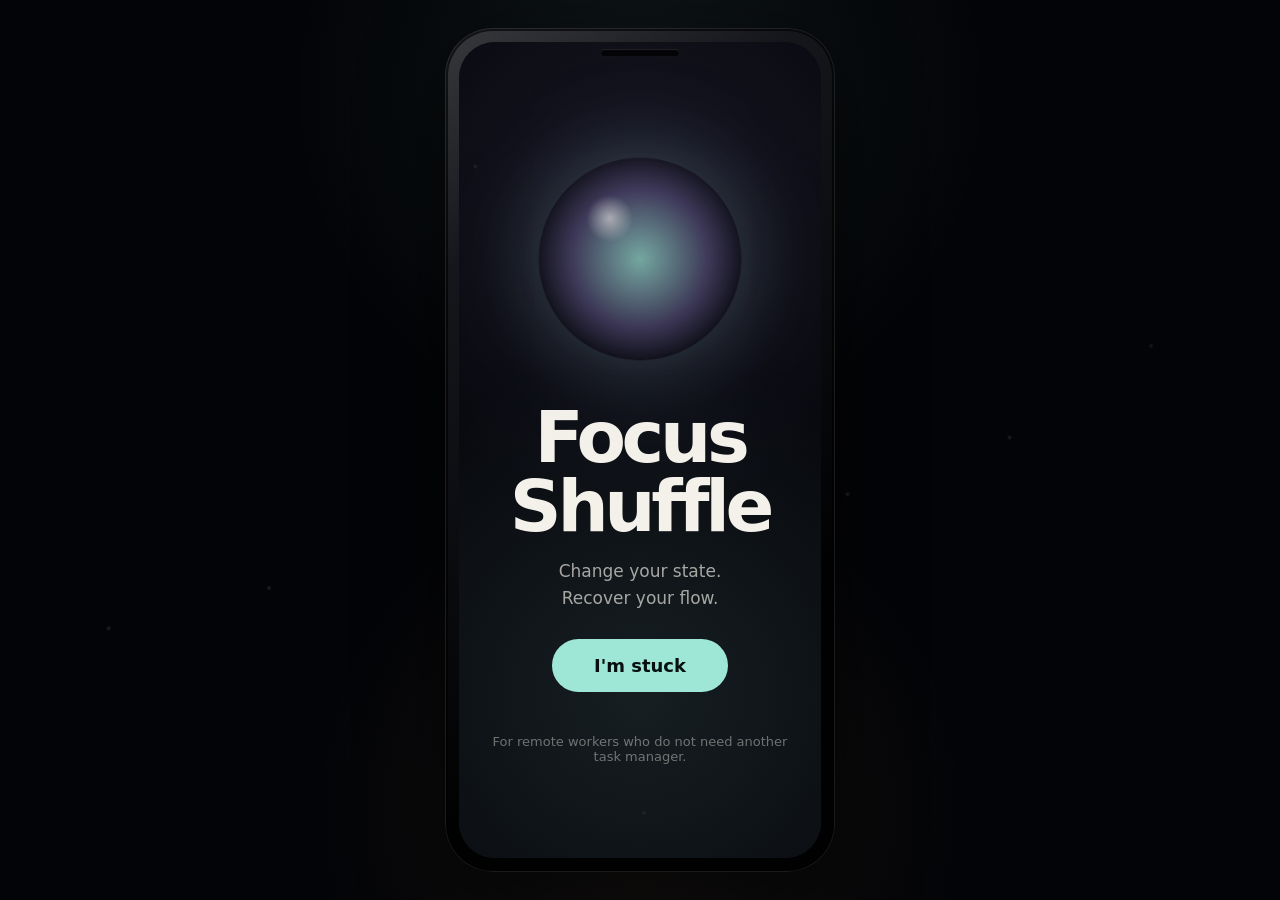
<file: index.html>
<!DOCTYPE html>
<html lang="en">
<head>
<meta charset="UTF-8" />
<meta name="viewport" content="width=device-width, initial-scale=1.0" />
<title>AI Meets Her</title>
<meta http-equiv="refresh" content="0; url=focus-shuffle/" />
<link rel="canonical" href="focus-shuffle/" />
<style>
  html, body {
    margin: 0;
    min-height: 100%;
    background: #07080d;
    color: #f4f1ea;
    font-family: ui-sans-serif, system-ui, -apple-system, BlinkMacSystemFont, "Segoe UI", sans-serif;
  }
  body {
    min-height: 100vh;
    display: grid;
    place-items: center;
  }
  a {
    color: #9ee7d7;
  }
</style>
</head>
<body>
  <p>Opening <a href="focus-shuffle/">Focus Shuffle</a>.</p>
</body>
</html>
</file>
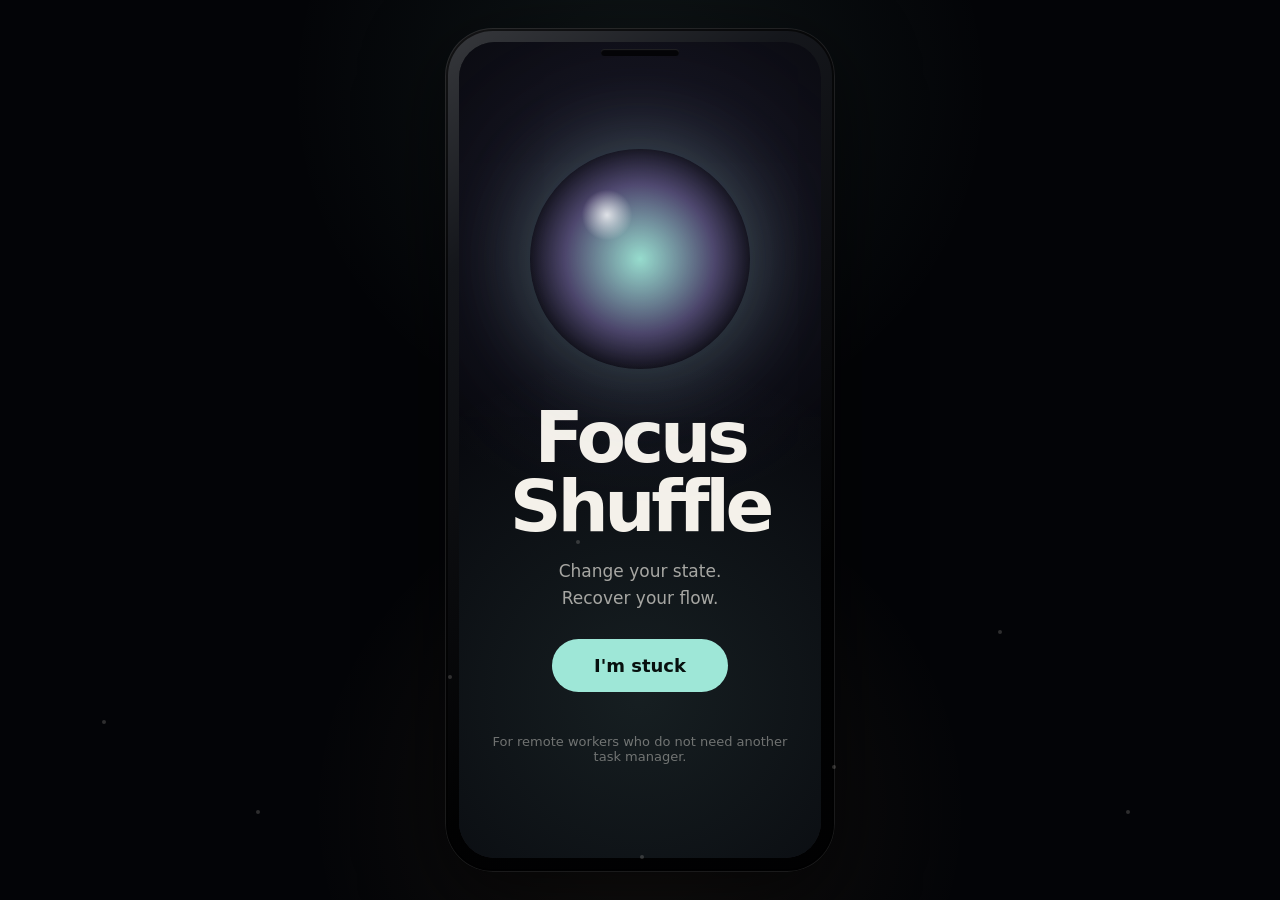
<file: focus-shuffle/index.html>
<!DOCTYPE html>
<html lang="en">
<head>
<meta charset="UTF-8" />
<meta name="viewport" content="width=device-width, initial-scale=1.0" />
<title>Focus Shuffle</title>
<link rel="stylesheet" href="styles.css" />
</head>
<body>
<main class="device-frame" aria-label="Phone simulation">
  <div class="device-speaker" aria-hidden="true"></div>
  <div class="device-screen">
<div class="app">

  <!-- background ambient particles -->
  <div class="particles" aria-hidden="true">
    <span></span><span></span><span></span><span></span><span></span><span></span><span></span><span></span>
  </div>

  <!-- 1. Landing -->
  <section class="screen active" data-screen="landing">
    <div class="flow-panel center-col">
      <div class="orb-wrap">
        <div class="orb" id="mainOrb"></div>
      </div>
      <h1 class="hero-title">Focus Shuffle</h1>
      <p class="subtitle">Change your state.<br/>Recover your flow.</p>
      <button class="primary-button big" data-next="stuck">I'm stuck</button>
      <p class="footnote">For remote workers who do not need another task manager.</p>
    </div>
  </section>

  <!-- 2. Stuck type check-in -->
  <section class="screen" data-screen="stuck">
    <div class="flow-panel center-col">
      <h2 class="step-title">What kind of stuck is this?</h2>
      <div class="card-grid" data-group="stuckType">
        <button class="choice-card" data-value="distracted">Distracted</button>
        <button class="choice-card" data-value="sleepy">Sleepy</button>
        <button class="choice-card" data-value="overwhelmed">Overwhelmed</button>
        <button class="choice-card" data-value="isolated">Isolated</button>
        <button class="choice-card" data-value="restless">Restless</button>
        <button class="choice-card" data-value="bored">Bored</button>
        <button class="choice-card" data-value="task unclear">Task unclear</button>
      </div>
    </div>
  </section>

  <!-- 3. Factor scan -->
  <section class="screen" data-screen="scan">
    <div class="flow-panel center-col">
      <div class="orb-wrap small">
        <div class="orb scan-orb" id="scanOrb"></div>
      </div>
      <h2 class="step-title" id="scanTitle">Reading your work state…</h2>
      <p class="device-copy" id="deviceCopy">Phone, watch, calendar, and workspace signals are already connected.</p>
      <div class="chip-stack" id="chipStack"></div>
      <p class="footnote" id="scanFooter" style="opacity:0;">Matching a recipe that changes your state, not your office.</p>
    </div>
  </section>

  <!-- 4. Shuffle -->
  <section class="screen" data-screen="shuffle">
    <div class="flow-panel center-col">
      <div class="orb-wrap">
        <div class="orb shuffle-orb" id="shuffleOrb"></div>
        <div class="shuffle-stage" id="shuffleStage"></div>
      </div>
      <h2 class="step-title">Shuffling focus levers…</h2>
      <div class="lever-labels" id="leverLabels">
        <span>Sound</span><span>Body</span><span>Place</span><span>Social</span><span>Mood</span><span>Calendar</span>
      </div>
    </div>
  </section>

  <!-- 5. Recipe result -->
  <section class="screen" data-screen="result">
    <div class="flow-panel center-col">
      <div class="recipe-card land" id="recipeCard">
        <h2 class="recipe-title" id="recipeTitle"></h2>
        <p class="recipe-subtitle" id="recipeSubtitle"></p>
        <div class="matched-row">
          <span class="matched-label">Matched because:</span>
          <span class="matched-tags" id="matchedTags"></span>
        </div>
        <div class="recipe-time" id="recipeTime"></div>
        <ol class="recipe-steps" id="recipeSteps"></ol>
        <div class="recipe-actions">
          <button class="primary-button" id="acceptBtn">Accept</button>
          <button class="secondary-button" id="remixBtn">Remix</button>
        </div>
      </div>
    </div>
  </section>

  <!-- 6. Accepted session -->
  <section class="screen" data-screen="session">
    <div class="flow-panel center-col">
      <div class="orb-wrap">
        <div class="orb session-orb" id="sessionOrb"></div>
      </div>
      <h2 class="step-title">You are in a <span id="sessionTime"></span>-minute focus shift.</h2>
      <p class="subtitle" id="sessionSummary"></p>
      <div class="progress-ring-wrap">
        <svg class="progress-ring" width="120" height="120">
          <circle class="ring-bg" cx="60" cy="60" r="52"></circle>
          <circle class="ring-fg" id="ringFg" cx="60" cy="60" r="52"></circle>
        </svg>
        <span class="ring-time" id="ringTime">0:25</span>
      </div>
      <button class="primary-button" id="finishBtn">Finish session</button>
    </div>
  </section>

  <!-- 7. Feedback -->
  <section class="screen" data-screen="feedback">
    <div class="flow-panel center-col">
      <h2 class="step-title">Did it change your state?</h2>
      <div class="card-grid two-col" data-group="result">
        <button class="choice-card" data-value="not really">Not really</button>
        <button class="choice-card" data-value="a little">A little</button>
        <button class="choice-card" data-value="worked">Worked</button>
        <button class="choice-card" data-value="strong flow">Strong flow</button>
      </div>
      <h2 class="step-title" style="margin-top:48px;">How do you feel now?</h2>
      <div class="mood-grid" data-group="moodAfter">
        <button class="mood-orb" data-value="calm"><span class="dot mood-calm"></span>Calm</button>
        <button class="mood-orb" data-value="tense"><span class="dot mood-tense"></span>Tense</button>
        <button class="mood-orb" data-value="low energy"><span class="dot mood-low"></span>Low energy</button>
        <button class="mood-orb" data-value="scattered"><span class="dot mood-scattered"></span>Scattered</button>
        <button class="mood-orb" data-value="frustrated"><span class="dot mood-frustrated"></span>Frustrated</button>
        <button class="mood-orb" data-value="numb"><span class="dot mood-numb"></span>Numb</button>
      </div>
    </div>
  </section>

  <!-- 8. Learning summary -->
  <section class="screen" data-screen="learned">
    <div class="flow-panel center-col">
      <div class="orb-wrap small">
        <div class="orb" id="learnedOrb"></div>
      </div>
      <h2 class="step-title">Learned.</h2>
      <p class="subtitle" id="learnedText"></p>
      <button class="secondary-button" data-next="landing" id="restartBtn">Start over</button>
    </div>
  </section>

</div>
  </div>
</main>
<script src="app.js"></script>
</body>
</html>
</file>
<file: focus-shuffle/styles.css>
:root {
  --bg: #07080d;
  --surface: rgba(255, 255, 255, 0.06);
  --surface-strong: rgba(255, 255, 255, 0.1);
  --text-primary: #f4f1ea;
  --text-secondary: rgba(244, 241, 234, 0.66);
  --text-muted: rgba(244, 241, 234, 0.42);

  --accent: #9ee7d7;
  --accent-2: #b8a6ff;
  --accent-warm: #ffca8a;
  --danger-soft: #ff8a9a;

  --ease-soft: cubic-bezier(.16, 1, .3, 1);
  --ease-breathe: cubic-bezier(.37, 0, .2, 1);
  --ease-snap: cubic-bezier(.2, .9, .1, 1.2);

  --mood-color: var(--accent);
}

* { box-sizing: border-box; }

html, body {
  margin: 0;
  padding: 0;
  background: var(--bg);
  color: var(--text-primary);
  font-family: Inter, ui-sans-serif, system-ui, -apple-system, BlinkMacSystemFont,
    "SF Pro Display", "Segoe UI", sans-serif;
  -webkit-font-smoothing: antialiased;
  overflow: hidden;
  min-height: 100vh;
}

body {
  display: grid;
  place-items: center;
  padding: 18px;
  background:
    radial-gradient(circle at 50% 10%, rgba(158,231,215,.08), transparent 34%),
    radial-gradient(circle at 50% 90%, rgba(255,202,138,.07), transparent 32%),
    #030407;
}

.device-frame {
  position: relative;
  width: min(390px, calc(100vw - 28px));
  height: min(844px, calc(100vh - 28px));
  padding: 14px;
  border-radius: 48px;
  background:
    linear-gradient(145deg, rgba(255,255,255,.18), rgba(255,255,255,.04) 22%, rgba(0,0,0,.9) 72%),
    #0b0d12;
  box-shadow:
    0 24px 80px rgba(0,0,0,.58),
    inset 0 0 0 1px rgba(255,255,255,.1),
    inset 0 0 0 3px rgba(0,0,0,.65);
}

.device-speaker {
  position: absolute;
  top: 21px;
  left: 50%;
  z-index: 4;
  width: 78px;
  height: 7px;
  border-radius: 999px;
  transform: translateX(-50%);
  background: rgba(0,0,0,.72);
  box-shadow: inset 0 1px 1px rgba(255,255,255,.12);
}

.device-screen {
  position: relative;
  height: 100%;
  overflow: hidden;
  border-radius: 36px;
  background: var(--bg);
  box-shadow: inset 0 0 0 1px rgba(255,255,255,.08);
}

.app {
  position: relative;
  height: 100%;
  min-height: 0;
  overflow: hidden;
  background:
    radial-gradient(circle at 50% 20%, rgba(184,166,255,.10), transparent 45%),
    radial-gradient(circle at 50% 80%, var(--mood-color-glow, rgba(158,231,215,.10)), transparent 50%),
    var(--bg);
  transition: background 1.6s var(--ease-soft);
}

/* ---------- particles ---------- */
.particles {
  position: fixed;
  inset: 0;
  pointer-events: none;
  z-index: 0;
}
.particles span {
  position: absolute;
  width: 4px;
  height: 4px;
  border-radius: 50%;
  background: rgba(244,241,234,.18);
  filter: blur(.5px);
  animation: floatParticle 14s linear infinite;
}
.particles span:nth-child(1) { left: 8%;  top: 80%; animation-duration: 18s; animation-delay: -2s; }
.particles span:nth-child(2) { left: 20%; top: 90%; animation-duration: 22s; animation-delay: -6s; }
.particles span:nth-child(3) { left: 35%; top: 75%; animation-duration: 16s; animation-delay: -10s; }
.particles span:nth-child(4) { left: 50%; top: 95%; animation-duration: 20s; animation-delay: -1s; }
.particles span:nth-child(5) { left: 65%; top: 85%; animation-duration: 24s; animation-delay: -8s; }
.particles span:nth-child(6) { left: 78%; top: 70%; animation-duration: 17s; animation-delay: -4s; }
.particles span:nth-child(7) { left: 88%; top: 90%; animation-duration: 21s; animation-delay: -12s; }
.particles span:nth-child(8) { left: 45%; top: 60%; animation-duration: 19s; animation-delay: -14s; }

@keyframes floatParticle {
  0%   { transform: translateY(0) translateX(0); opacity: 0; }
  10%  { opacity: .6; }
  90%  { opacity: .3; }
  100% { transform: translateY(-90vh) translateX(40px); opacity: 0; }
}

/* ---------- screens ---------- */
.screen {
  position: absolute;
  inset: 0;
  min-height: 100%;
  padding: 54px 24px 28px;
  display: grid;
  place-items: center;
  opacity: 0;
  pointer-events: none;
  transform: translateY(18px) scale(.985);
  transition:
    opacity .7s var(--ease-soft),
    transform .7s var(--ease-soft);
  z-index: 1;
}
.screen.active {
  opacity: 1;
  pointer-events: auto;
  transform: translateY(0) scale(1);
}

.flow-panel {
  width: 100%;
  max-width: 330px;
}
.center-col {
  display: flex;
  flex-direction: column;
  align-items: center;
  text-align: center;
  gap: 18px;
}

/* ---------- typography ---------- */
.hero-title {
  font-size: clamp(36px, 8vw, 72px);
  line-height: 0.95;
  letter-spacing: -0.06em;
  font-weight: 600;
  margin: 8px 0 0;
}
.step-title {
  font-size: 26px;
  line-height: 1.2;
  letter-spacing: 0;
  font-weight: 600;
  margin: 0 0 8px;
  max-width: 320px;
}
.subtitle {
  font-size: 17px;
  line-height: 1.6;
  color: var(--text-secondary);
  margin: 0;
}
.device-copy {
  max-width: 300px;
  margin: -4px 0 2px;
  color: var(--text-secondary);
  font-size: 13px;
  line-height: 1.5;
}
.footnote {
  font-size: 13px;
  color: var(--text-muted);
  margin-top: 24px;
}

/* ---------- orb ---------- */
.orb-wrap {
  width: 220px;
  height: 220px;
  display: grid;
  place-items: center;
  position: relative;
  margin-bottom: 8px;
}
.orb-wrap.small {
  width: 140px;
  height: 140px;
  margin-bottom: 0;
}
.orb-wrap.small .orb {
  width: 140px;
  height: 140px;
}

.orb {
  width: 220px;
  height: 220px;
  border-radius: 999px;
  background:
    radial-gradient(circle at 35% 30%, rgba(255,255,255,.8), transparent 12%),
    radial-gradient(circle at 50% 50%, var(--orb-core, rgba(158,231,215,.95)), var(--orb-edge, rgba(184,166,255,.35)) 48%, transparent 72%);
  filter: blur(.2px);
  box-shadow:
    0 0 80px var(--orb-glow-1, rgba(158,231,215,.28)),
    0 0 160px var(--orb-glow-2, rgba(184,166,255,.16));
  animation: breathe 5.8s var(--ease-breathe) infinite;
  transition: background 1.2s var(--ease-soft), box-shadow 1.2s var(--ease-soft);
}

@keyframes breathe {
  0%, 100% { transform: scale(.92); opacity: .74; }
  48%      { transform: scale(1.08); opacity: 1; }
}

.scan-orb { animation-duration: 2.4s; }
.shuffle-orb {
  animation-duration: 1.1s;
  transform-origin: center;
}
.session-orb { animation-duration: 7.5s; }

/* ---------- choice cards ---------- */
.card-grid {
  display: grid;
  grid-template-columns: repeat(2, minmax(0, 1fr));
  gap: 10px;
  width: 100%;
  margin-top: 12px;
}
.card-grid.two-col { grid-template-columns: repeat(2, 1fr); }

@media (min-width: 560px) {
  .card-grid { grid-template-columns: repeat(2, minmax(0, 1fr)); }
}

.choice-card {
  border: 1px solid rgba(255,255,255,.1);
  background: rgba(255,255,255,.055);
  border-radius: 24px;
  min-height: 74px;
  padding: 18px 12px;
  backdrop-filter: blur(24px);
  color: var(--text-primary);
  font-family: inherit;
  font-size: 16px;
  font-weight: 500;
  cursor: pointer;
  transition:
    transform .45s var(--ease-soft),
    background .45s var(--ease-soft),
    border-color .45s var(--ease-soft),
    box-shadow .45s var(--ease-soft);
}
.choice-card:hover {
  transform: translateY(-4px);
  background: rgba(255,255,255,.085);
  border-color: var(--accent);
  box-shadow: 0 0 40px rgba(158,231,215,.18);
}
.choice-card.selected {
  transform: translateY(-6px);
  background: rgba(255,255,255,.1);
  border-color: var(--accent);
  box-shadow: 0 0 50px rgba(158,231,215,.28);
}

/* ---------- mood orbs ---------- */
.mood-grid {
  display: grid;
  grid-template-columns: repeat(2, minmax(0, 1fr));
  gap: 10px;
  width: 100%;
  margin-top: 12px;
}
.mood-orb {
  border: 1px solid rgba(255,255,255,.1);
  background: rgba(255,255,255,.055);
  border-radius: 24px;
  min-height: 86px;
  padding: 16px 12px;
  display: flex;
  flex-direction: column;
  align-items: center;
  gap: 10px;
  color: var(--text-primary);
  font-family: inherit;
  font-size: 14px;
  font-weight: 500;
  cursor: pointer;
  backdrop-filter: blur(24px);
  transition:
    transform .45s var(--ease-soft),
    background .45s var(--ease-soft),
    border-color .45s var(--ease-soft);
}
.mood-orb:hover { transform: translateY(-4px); border-color: rgba(255,255,255,.25); }
.mood-orb.selected { transform: translateY(-6px); border-color: var(--accent); background: rgba(255,255,255,.1); }

.dot {
  width: 32px;
  height: 32px;
  border-radius: 50%;
  animation: breathe 4.4s var(--ease-breathe) infinite;
}
.mood-calm       { background: radial-gradient(circle at 35% 30%, #fff, transparent 30%), #9ee7d7; box-shadow: 0 0 24px rgba(158,231,215,.5); }
.mood-tense      { background: radial-gradient(circle at 35% 30%, #fff, transparent 30%), #b8a6ff; box-shadow: 0 0 24px rgba(184,166,255,.5); }
.mood-low        { background: radial-gradient(circle at 35% 30%, #fff, transparent 30%), #ffca8a; box-shadow: 0 0 24px rgba(255,202,138,.5); }
.mood-scattered  { background: radial-gradient(circle at 35% 30%, #fff, transparent 30%), #8aa6ff; box-shadow: 0 0 24px rgba(138,166,255,.5); }
.mood-frustrated { background: radial-gradient(circle at 35% 30%, #fff, transparent 30%), #ff8a9a; box-shadow: 0 0 24px rgba(255,138,154,.5); }
.mood-numb       { background: radial-gradient(circle at 35% 30%, #fff, transparent 30%), #8a9bb0; box-shadow: 0 0 24px rgba(138,155,176,.5); }

/* ---------- buttons ---------- */
.primary-button {
  background: var(--accent);
  color: #07100e;
  border-radius: 999px;
  border: none;
  padding: 14px 28px;
  font-family: inherit;
  font-size: 16px;
  font-weight: 600;
  cursor: pointer;
  transition: transform .35s var(--ease-soft), box-shadow .35s var(--ease-soft), opacity .35s var(--ease-soft);
}
.primary-button:hover { transform: translateY(-2px); box-shadow: 0 8px 30px rgba(158,231,215,.25); }
.primary-button.big { padding: 16px 42px; font-size: 18px; margin-top: 8px; }
.primary-button:disabled { opacity: .4; cursor: default; transform: none; box-shadow: none; }

.secondary-button {
  background: rgba(255,255,255,.06);
  color: var(--text-primary);
  border: 1px solid rgba(255,255,255,.12);
  border-radius: 999px;
  padding: 14px 28px;
  font-family: inherit;
  font-size: 16px;
  font-weight: 500;
  cursor: pointer;
  transition: transform .35s var(--ease-soft), background .35s var(--ease-soft);
}
.secondary-button:hover { transform: translateY(-2px); background: rgba(255,255,255,.1); }

/* ---------- factor scan chips ---------- */
.chip-stack {
  display: flex;
  flex-direction: column;
  gap: 10px;
  width: 100%;
  max-width: 320px;
  margin-top: 8px;
}
.chip {
  border: 1px solid rgba(255,255,255,.1);
  background: rgba(255,255,255,.05);
  border-radius: 16px;
  padding: 11px 14px;
  font-size: 13px;
  color: var(--text-secondary);
  display: flex;
  justify-content: space-between;
  opacity: 0;
  transform: translateY(10px);
  transition: opacity .6s var(--ease-soft), transform .6s var(--ease-soft), border-color .4s var(--ease-soft), box-shadow .4s var(--ease-soft), background .6s var(--ease-soft);
}
.chip.show { opacity: 1; transform: translateY(0); }
.chip.glow { border-color: var(--accent); box-shadow: 0 0 24px rgba(158,231,215,.2); color: var(--text-primary); }
.chip.collapse {
  opacity: 0;
  transform: translateY(-14px) scale(.9);
}
.chip .chip-label { color: var(--text-muted); margin-right: 12px; }
.chip .chip-value { font-weight: 500; }

/* ---------- shuffle ---------- */
.shuffle-stage {
  position: absolute;
  inset: 0;
  pointer-events: none;
}
.shuffle-card {
  position: absolute;
  top: 50%;
  left: 50%;
  width: 112px;
  height: 70px;
  margin: -35px 0 0 -56px;
  border-radius: 16px;
  border: 1px solid rgba(255,255,255,.12);
  background: rgba(255,255,255,.06);
  backdrop-filter: blur(20px);
  display: grid;
  place-items: center;
  font-size: 13px;
  font-weight: 600;
  color: var(--text-secondary);
  animation: shuffleFloat 1.4s var(--ease-soft) infinite alternate;
}
@keyframes shuffleFloat {
  from { transform: translate3d(-12px, 8px, 0) rotate(-2deg) scale(.98); filter: blur(.4px); }
  to   { transform: translate3d(14px, -10px, 0) rotate(3deg) scale(1.02); filter: blur(0); }
}

.lever-labels {
  display: flex;
  flex-wrap: wrap;
  justify-content: center;
  gap: 10px;
  margin-top: 16px;
}
.lever-labels span {
  font-size: 12px;
  color: var(--text-muted);
  border: 1px solid rgba(255,255,255,.08);
  border-radius: 999px;
  padding: 6px 16px;
  opacity: .5;
  transition: opacity .4s var(--ease-soft), color .4s var(--ease-soft), border-color .4s var(--ease-soft);
}
.lever-labels span.active {
  opacity: 1;
  color: var(--accent);
  border-color: var(--accent);
}

/* ---------- recipe card ---------- */
.recipe-card {
  width: 100%;
  border: 1px solid rgba(255,255,255,.1);
  background:
    linear-gradient(160deg, rgba(255,255,255,.08), rgba(255,255,255,.03)),
    var(--surface);
  border-radius: 24px;
  padding: 24px;
  text-align: left;
  position: relative;
  overflow: hidden;
  box-shadow: 0 0 80px var(--orb-glow-1, rgba(158,231,215,.12));
}
.recipe-card::before {
  content: '';
  position: absolute;
  inset: -40%;
  background: radial-gradient(circle, var(--orb-core, rgba(158,231,215,.2)), transparent 60%);
  opacity: .35;
  animation: breathe 8s var(--ease-breathe) infinite;
  pointer-events: none;
}
.recipe-card.land {
  animation: cardLand .8s var(--ease-snap) both;
}
@keyframes cardLand {
  0%   { opacity: 0; transform: translateY(40px) scale(.92) rotate(2deg); filter: blur(8px); }
  70%  { opacity: 1; transform: translateY(-4px) scale(1.025) rotate(0); filter: blur(0); }
  100% { transform: translateY(0) scale(1); }
}
.recipe-title {
  font-size: 28px;
  margin: 0 0 8px;
  font-weight: 600;
  letter-spacing: 0;
  position: relative;
}
.recipe-subtitle {
  color: var(--text-secondary);
  margin: 0 0 18px;
  font-size: 16px;
  position: relative;
}
.matched-row {
  font-size: 13px;
  color: var(--text-muted);
  margin-bottom: 18px;
  position: relative;
}
.matched-label { margin-right: 6px; }
.matched-tags { color: var(--text-secondary); }
.recipe-time {
  display: inline-block;
  font-size: 13px;
  font-weight: 600;
  color: var(--orb-core, var(--accent));
  border: 1px solid rgba(255,255,255,.1);
  border-radius: 999px;
  padding: 4px 14px;
  margin-bottom: 18px;
  position: relative;
}
.recipe-steps {
  margin: 0 0 28px;
  padding-left: 22px;
  color: var(--text-secondary);
  font-size: 15px;
  line-height: 1.8;
  position: relative;
}
.recipe-actions {
  display: flex;
  gap: 14px;
  flex-wrap: wrap;
  position: relative;
}

/* ---------- session ---------- */
.progress-ring-wrap {
  position: relative;
  display: grid;
  place-items: center;
  margin: 8px 0;
}
.progress-ring { transform: rotate(-90deg); }
.ring-bg, .ring-fg {
  fill: none;
  stroke-width: 6;
}
.ring-bg { stroke: rgba(255,255,255,.08); }
.ring-fg {
  stroke: var(--accent);
  stroke-linecap: round;
  stroke-dasharray: 326.7;
  stroke-dashoffset: 0;
  transition: stroke-dashoffset 1s linear;
}
.ring-time {
  position: absolute;
  font-size: 18px;
  font-weight: 600;
}

/* responsive */
@media (max-width: 480px) {
  body { padding: 0; }
  .device-frame {
    width: 100vw;
    height: 100vh;
    padding: 0;
    border-radius: 0;
    box-shadow: none;
    background: transparent;
  }
  .device-screen { 
    border-radius: 0; 
    box-shadow: none; 
  }
  .device-speaker { 
    display: none; 
  }
  .screen { padding: 48px 20px 24px; }
}
</file>
